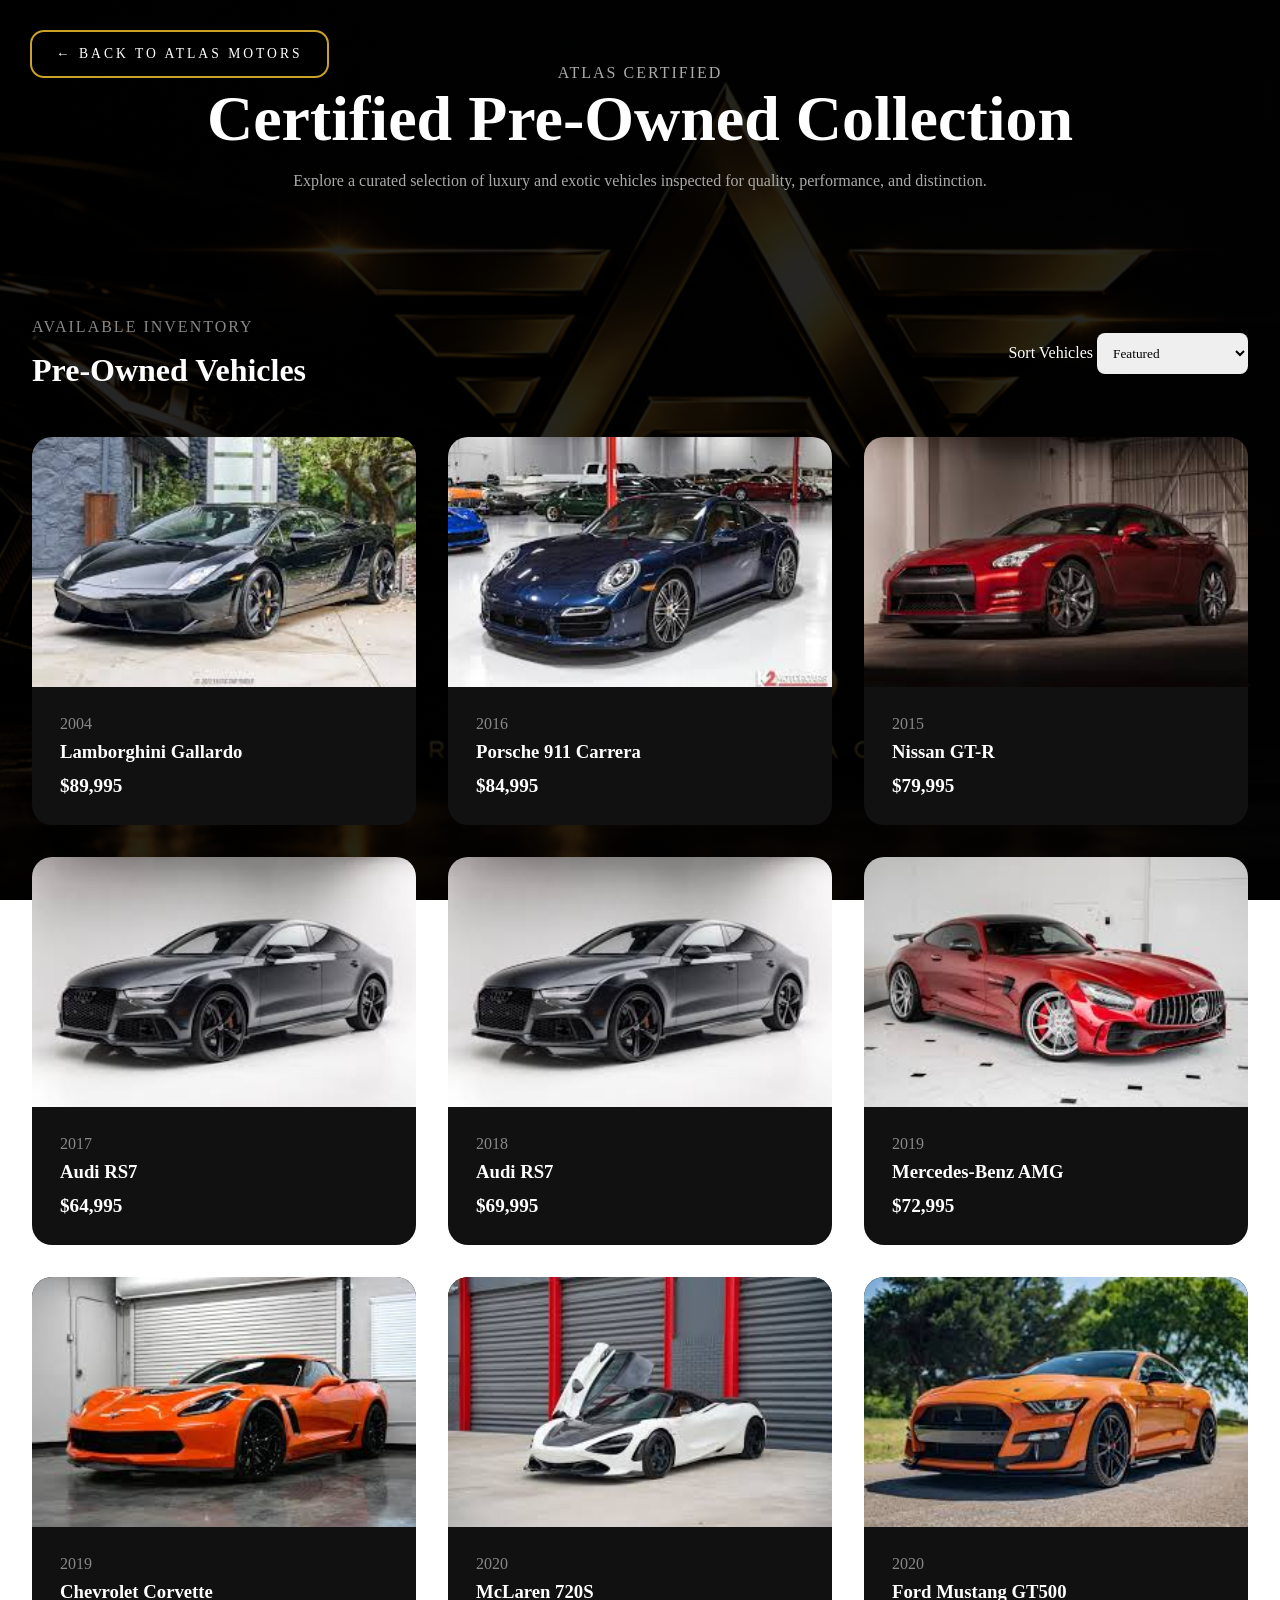
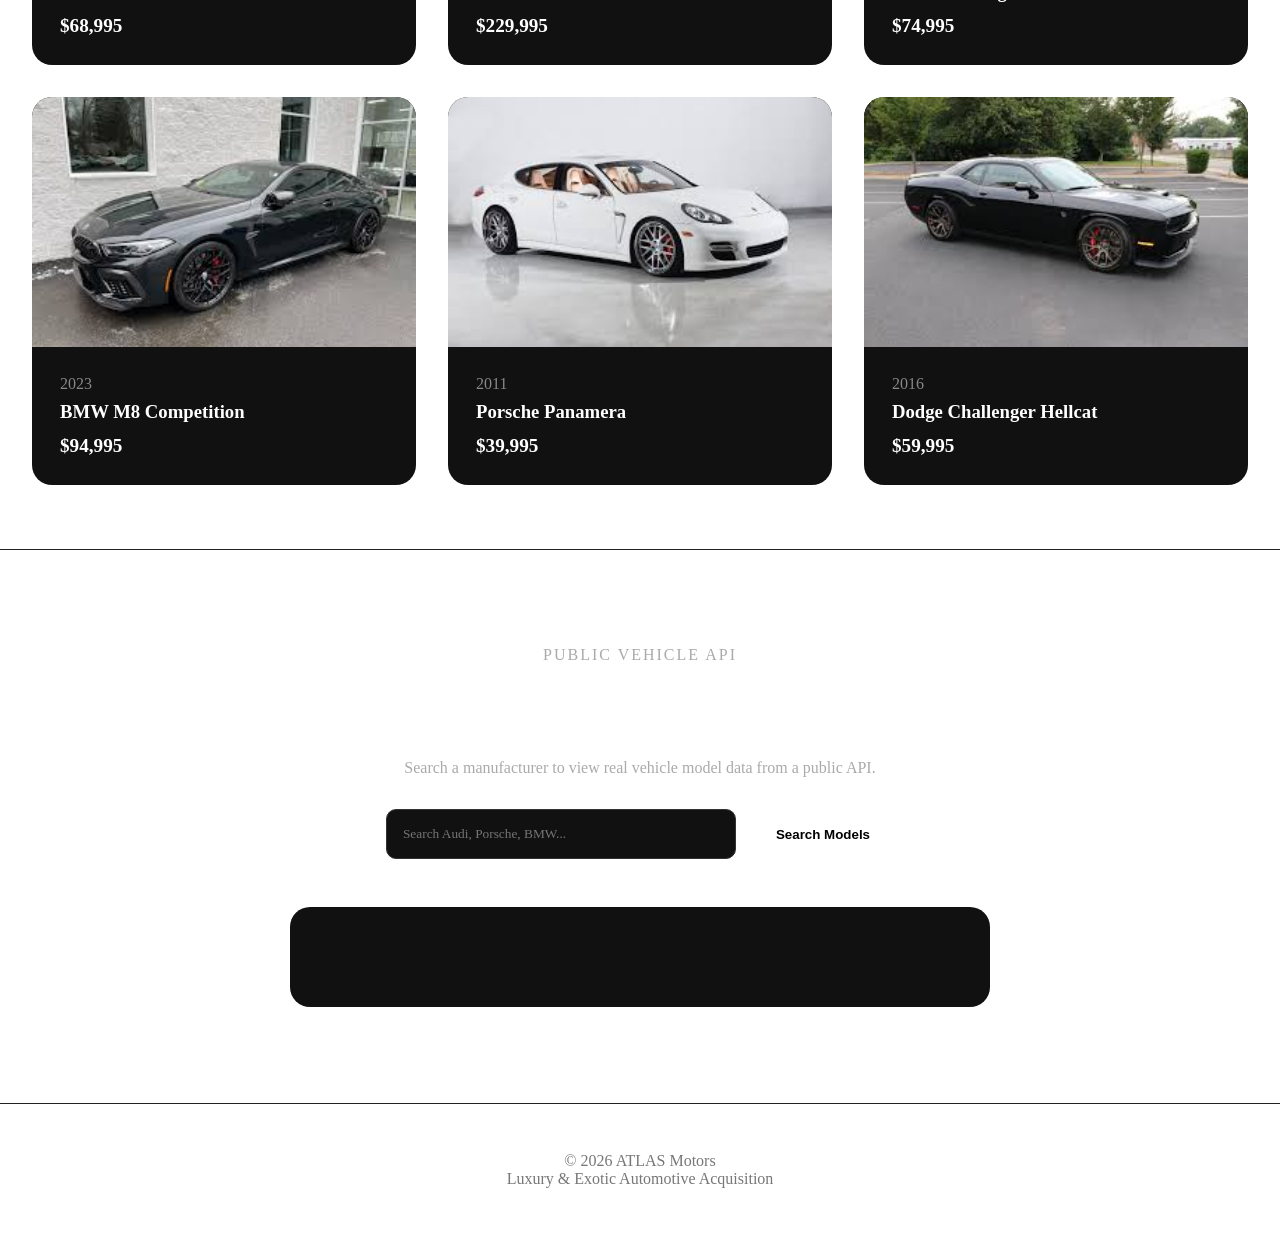
<file: certified.html>
<!doctype html>
<html lang="en">
  <head>
    <meta charset="UTF-8" />

    <meta name="viewport" content="width=device-width, initial-scale=1.0" />

    <title>ATLAS Motors | Certified Pre-Owned</title>

    <link rel="stylesheet" href="certified.css" />

    <script src="certified.js" defer></script>
  </head>

  <body>
    <a href="index.html" class="back-home">← Back to ATLAS Motors</a>

    <header class="certified-hero">
      <div class="hero-content">
        <p class="eyebrow">ATLAS Certified</p>

        <h1>Certified Pre-Owned Collection</h1>

        <p>
          Explore a curated selection of luxury and exotic vehicles inspected
          for quality, performance, and distinction.
        </p>
      </div>
    </header>

    <main>
      <section class="inventory-section">
        <div class="inventory-header">
          <div>
            <p class="eyebrow">Available Inventory</p>

            <h2>Pre-Owned Vehicles</h2>
          </div>

          <label for="sort-cars">
            Sort Vehicles
            <select id="sort-cars">
              <option value="featured">Featured</option>
              <option value="az">Alphabetical A to Z</option>
              <option value="za">Alphabetical Z to A</option>
              <option value="low-high">Price Low to High</option>
              <option value="high-low">Price High to Low</option>
            </select>
          </label>
        </div>

        <div class="inventory-grid" id="inventory-grid">
          <!-- Vehicle cards will go here -->
        </div>
      </section>

      <section class="vehicle-data-lookup">
        <div class="lookup-content">
          <p class="eyebrow">Public Vehicle API</p>

          <h2>Vehicle Model Lookup</h2>

          <p>
            Search a manufacturer to view real vehicle model data from a public
            API.
          </p>

          <form id="lookup-form">
            <input
              type="text"
              id="make-input"
              placeholder="Search Audi, Porsche, BMW..."
              required
            />

            <button type="submit">Search Models</button>
          </form>

          <div id="lookup-results" class="lookup-results"></div>
        </div>
      </section>
    </main>
    <footer class="site-footer">
      <p>© 2026 ATLAS Motors</p>
      <p>Luxury & Exotic Automotive Acquisition</p>
    </footer>
  </body>
</html>
</file>
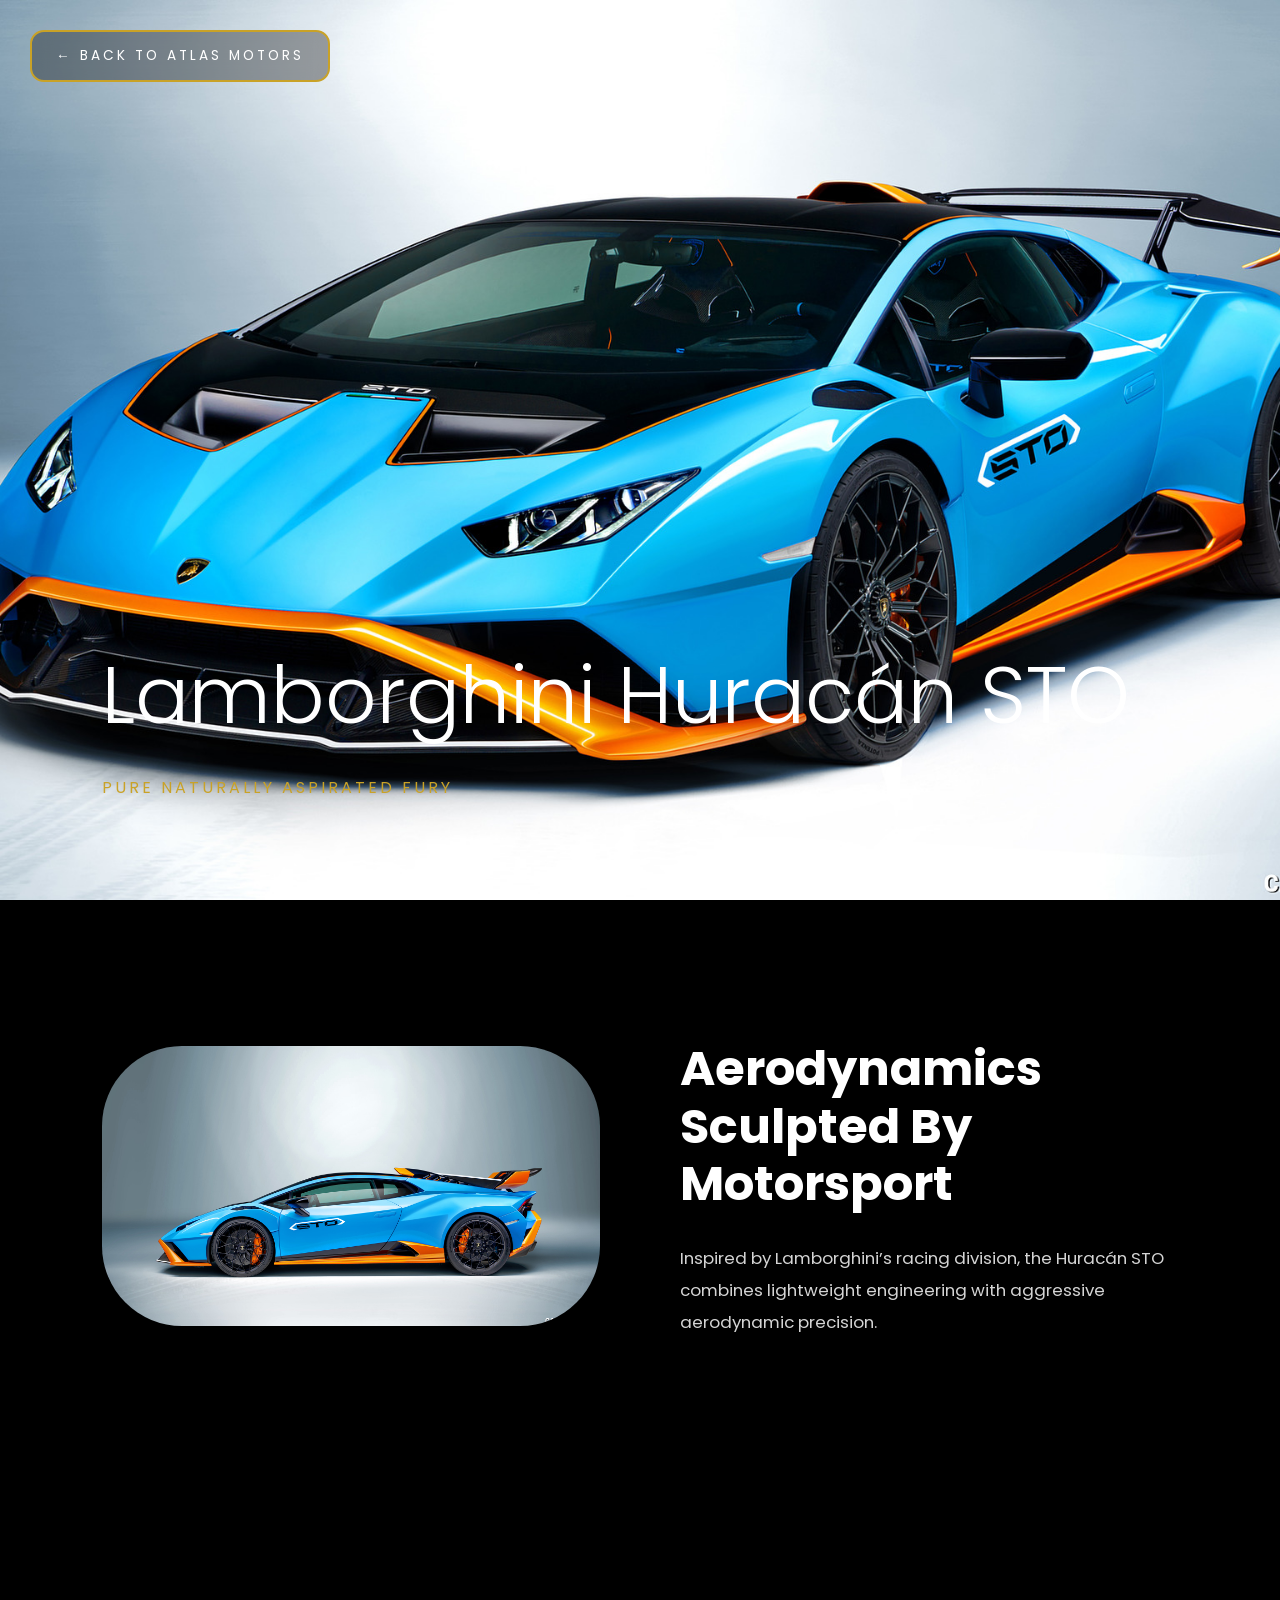
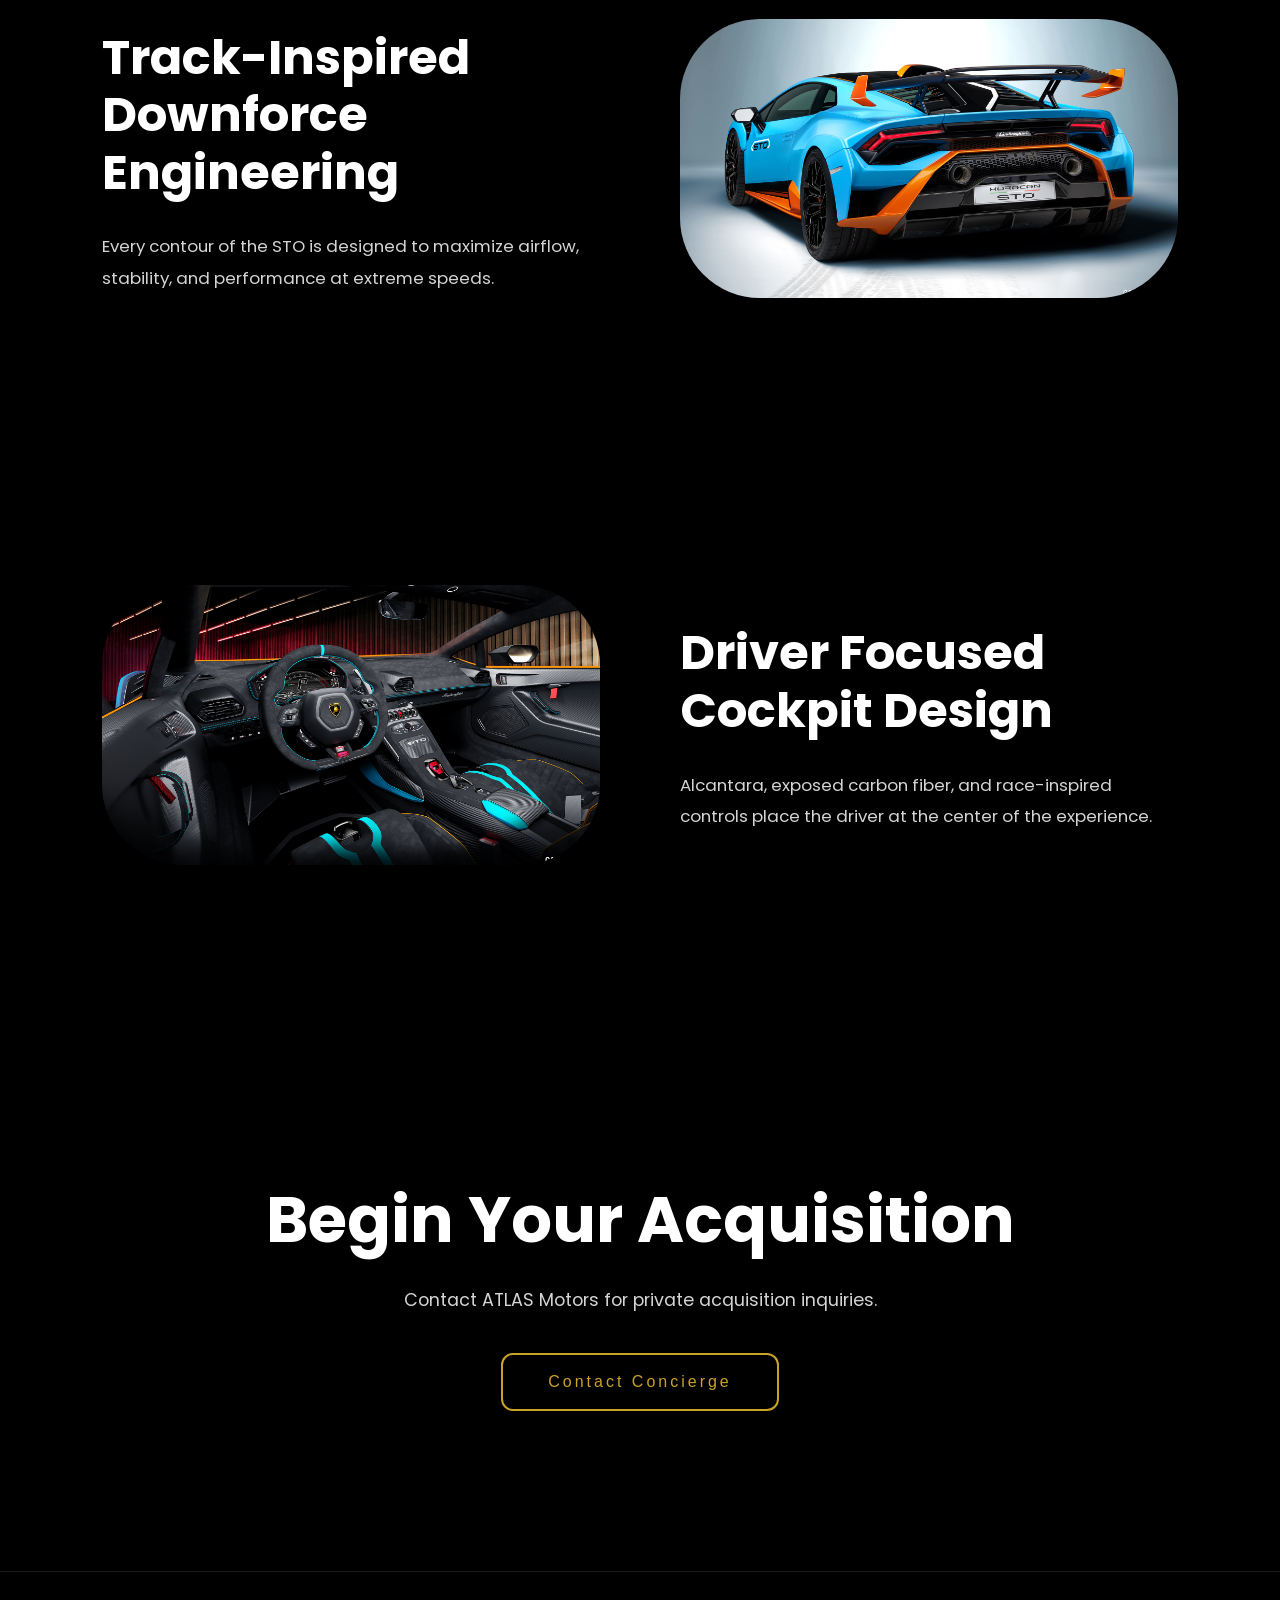
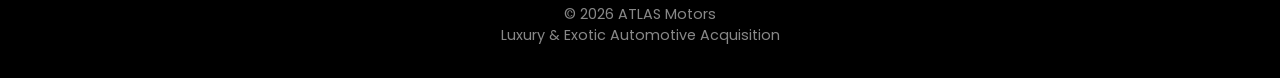
<file: huracan.html>
<!-- HURACAN DETAIL PAGE -->

<!doctype html>
<html lang="en">
  <head>
    <meta charset="UTF-8" />

    <meta name="viewport" content="width=device-width, initial-scale=1.0" />

    <title>ATLAS Motors | Huracán STO</title>

    <link rel="stylesheet" href="huracan.css" />

    <script src="huracan.js" defer></script>

    <link
      href="https://fonts.googleapis.com/css2?family=Poppins:wght@300;400;500;600;700&display=swap"
      rel="stylesheet"
    />
  </head>

  <body>
    <a href="index.html" class="back-home"> ← Back to Atlas Motors </a>

    <!-- HERO -->

    <section class="detail-hero">
      <img src="assets/huracan-front.jpg" alt="Huracan STO" />

      <div class="hero-overlay">
        <h1>Lamborghini Huracán STO</h1>

        <p>Pure Naturally Aspirated Fury</p>
      </div>
    </section>

    <!-- SIDE PROFILE -->

    <section class="detail-section">
      <div class="detail-image">
        <img src="assets/huracan-side.jpg" alt="Huracan Side" />
      </div>

      <div class="detail-text">
        <h2>Aerodynamics Sculpted By Motorsport</h2>

        <p>
          Inspired by Lamborghini’s racing division, the Huracán STO combines
          lightweight engineering with aggressive aerodynamic precision.
        </p>
      </div>
    </section>

    <!-- REAR -->

    <section class="detail-section reverse">
      <div class="detail-image">
        <img src="assets/huracan-rear.jpg" alt="Huracan Rear" />
      </div>

      <div class="detail-text">
        <h2>Track-Inspired Downforce Engineering</h2>

        <p>
          Every contour of the STO is designed to maximize airflow, stability,
          and performance at extreme speeds.
        </p>
      </div>
    </section>

    <!-- INTERIOR -->

    <section class="detail-section">
      <div class="detail-image">
        <img src="assets/huracan-in.jpg" alt="Huracan Interior" />
      </div>

      <div class="detail-text">
        <h2>Driver Focused Cockpit Design</h2>

        <p>
          Alcantara, exposed carbon fiber, and race-inspired controls place the
          driver at the center of the experience.
        </p>
      </div>
    </section>

    <!-- CTA -->

    <section class="cta-section">
      <h2>Begin Your Acquisition</h2>

      <p>Contact ATLAS Motors for private acquisition inquiries.</p>

      <button>Contact Concierge</button>
    </section>
    <div class="modal" id="contact-modal">
      <div class="modal-content">
        <span class="close-modal">&times;</span>

        <h2>ATLAS Motors Concierge</h2>

        <p>
          For private acquisitions, vehicle sourcing, and luxury automotive
          inquiries, contact our concierge team directly.
        </p>

        <form>
          <input type="text" placeholder="Full Name" required />

          <input type="email" placeholder="Email Address" required />

          <textarea placeholder="Your Inquiry" required></textarea>

          <button type="submit">Submit Inquiry</button>
        </form>
        <div class="submission-status" id="submission-status">
          <div class="spinner"></div>

          <div class="success-message">
            <h3>Inquiry Received</h3>

            <p>
              Thank you for contacting ATLAS Motors. A member of our concierge
              team will review your request and respond with the discretion and
              attention your acquisition deserves.
            </p>
          </div>
        </div>
      </div>
    </div>

    <!-- FOOTER -->

    <footer class="site-footer">
      <p>© 2026 ATLAS Motors</p>
      <p>Luxury & Exotic Automotive Acquisition</p>
    </footer>
  </body>
</html>
</file>
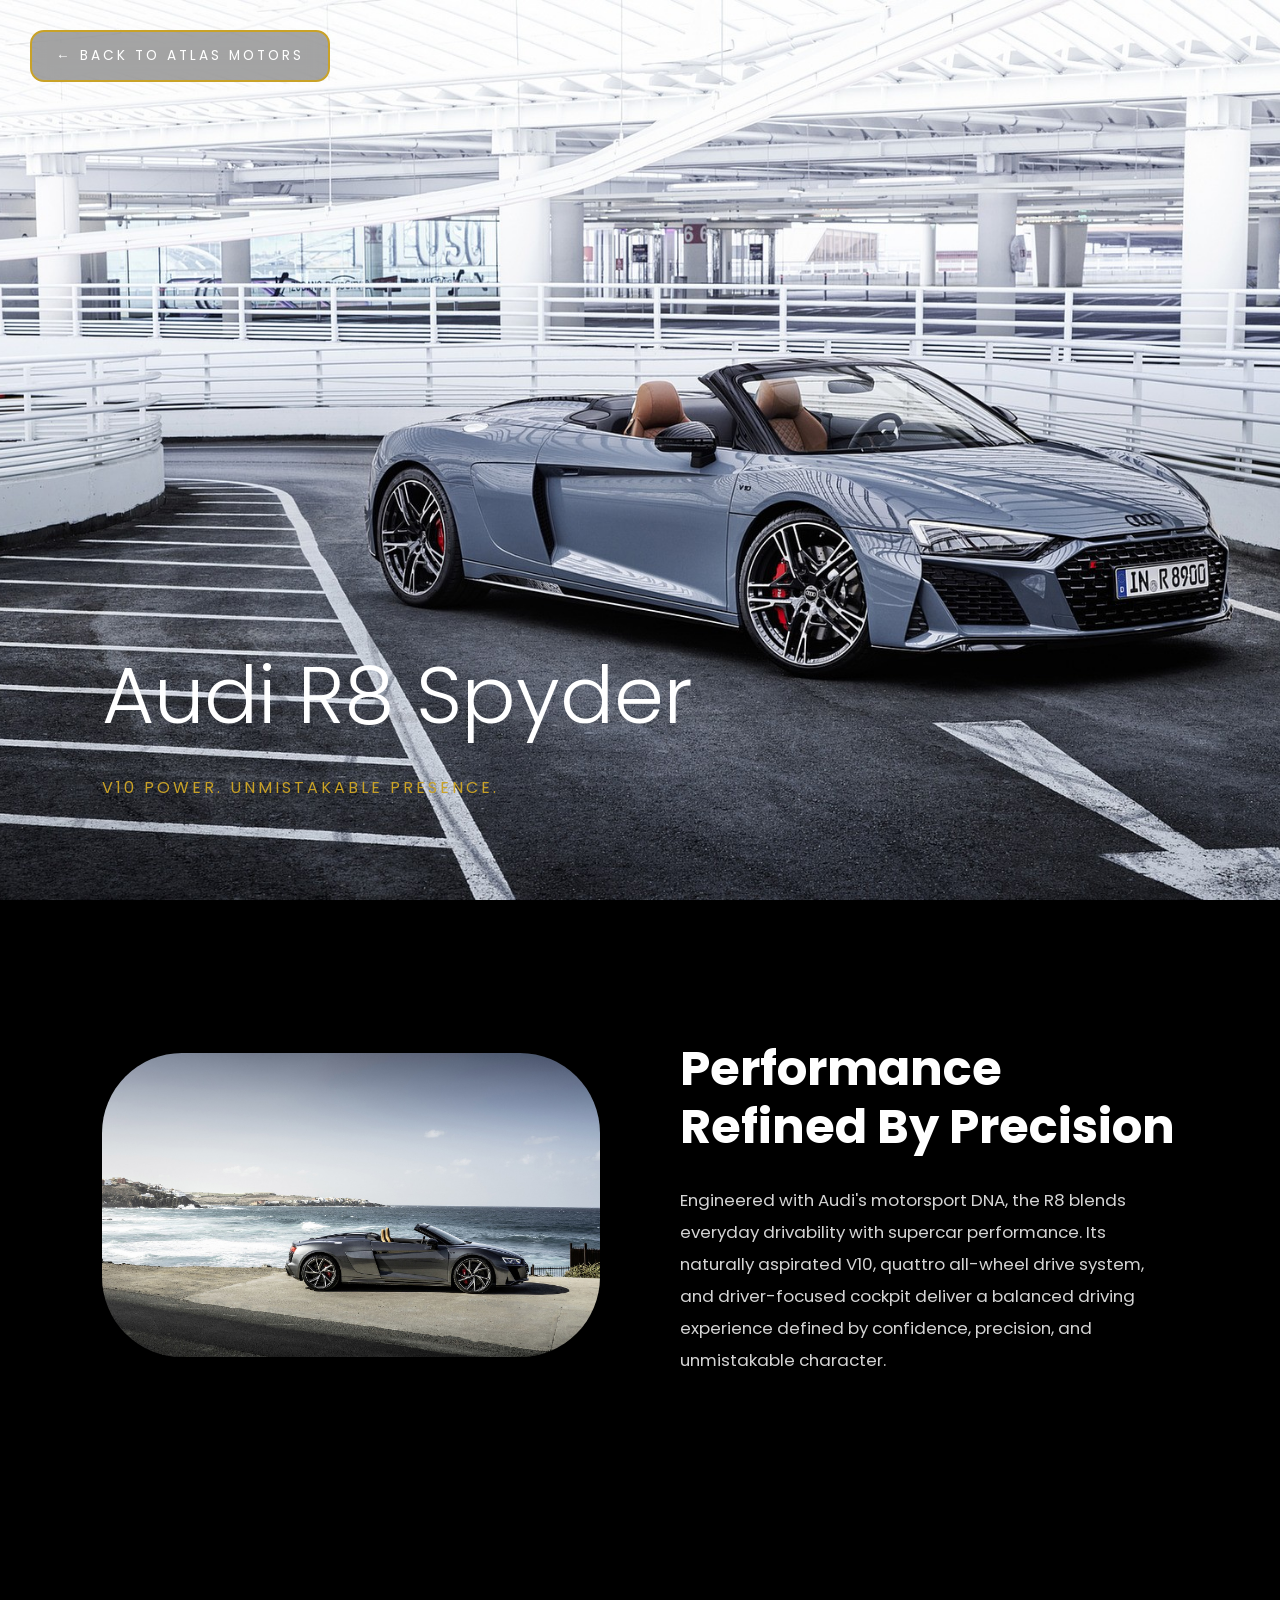
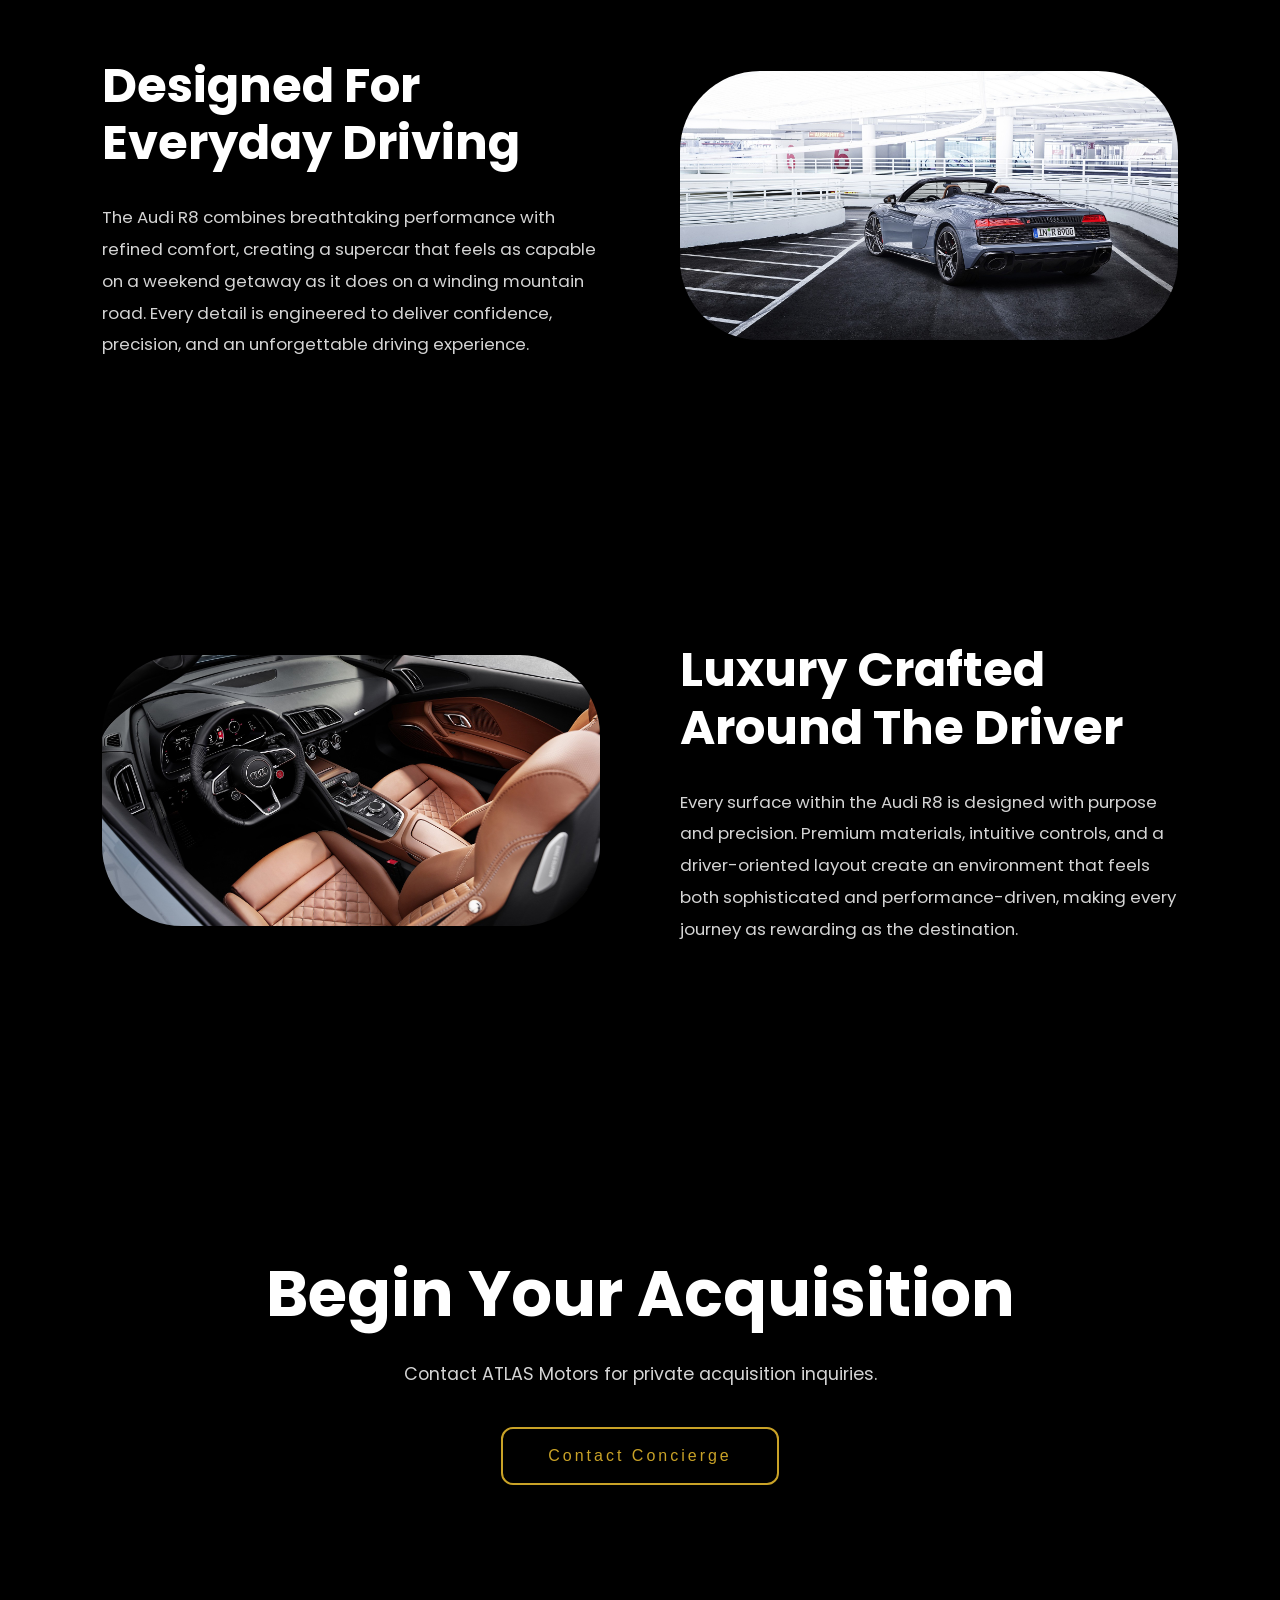
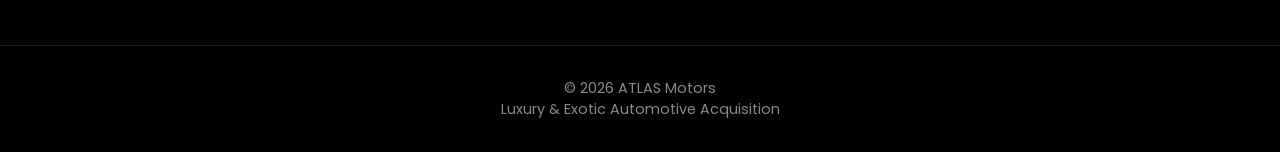
<file: r8.html>
<!-- R8 DETAIL PAGE -->

<!doctype html>
<html lang="en">
  <head>
    <meta charset="UTF-8" />

    <meta name="viewport" content="width=device-width, initial-scale=1.0" />

    <title>ATLAS Motors | Audi R8 Spyder</title>

    <link rel="stylesheet" href="r8.css" />

    <script src="r8.js" defer></script>

    <link
      href="https://fonts.googleapis.com/css2?family=Poppins:wght@300;400;500;600;700&display=swap"
      rel="stylesheet"
    />
  </head>

  <body>
    <a href="index.html" class="back-home"> ← Back to Atlas Motors </a>

    <!-- HERO -->

    <section class="detail-hero">
      <img src="assets/audi-front.jpg" alt="Audi R8 Spyder" />

      <div class="hero-overlay">
        <h1>Audi R8 Spyder</h1>

        <p>V10 power. Unmistakable presence.</p>
      </div>
    </section>

    <!-- SIDE PROFILE -->

    <section class="detail-section">
      <div class="detail-image">
        <img src="assets/audi-side.jpg" alt="Audi R8 Spyder Side" />
      </div>

      <div class="detail-text">
        <h2>Performance Refined By Precision</h2>

        <p>
          Engineered with Audi's motorsport DNA, the R8 blends everyday
          drivability with supercar performance. Its naturally aspirated V10,
          quattro all-wheel drive system, and driver-focused cockpit deliver a
          balanced driving experience defined by confidence, precision, and
          unmistakable character.
        </p>
      </div>
    </section>

    <!-- REAR -->

    <section class="detail-section reverse">
      <div class="detail-image">
        <img src="assets/audi-rear.jpg" alt="Audi R8 Spyder Rear" />
      </div>

      <div class="detail-text">
        <h2>Designed For Everyday Driving</h2>

        <p>
          The Audi R8 combines breathtaking performance with refined comfort,
          creating a supercar that feels as capable on a weekend getaway as it
          does on a winding mountain road. Every detail is engineered to deliver
          confidence, precision, and an unforgettable driving experience.
        </p>
      </div>
    </section>

    <!-- INTERIOR -->

    <section class="detail-section">
      <div class="detail-image">
        <img src="assets/audi-int.jpg" alt="Audi R8 Spyder Interior" />
      </div>

      <div class="detail-text">
        <h2>Luxury Crafted Around The Driver</h2>

        <p>
          Every surface within the Audi R8 is designed with purpose and
          precision. Premium materials, intuitive controls, and a
          driver-oriented layout create an environment that feels both
          sophisticated and performance-driven, making every journey as
          rewarding as the destination.
        </p>
      </div>
    </section>

    <!-- CTA -->

    <section class="cta-section">
      <h2>Begin Your Acquisition</h2>

      <p>Contact ATLAS Motors for private acquisition inquiries.</p>

      <button>Contact Concierge</button>
    </section>

    <div class="modal" id="contact-modal">
      <div class="modal-content">
        <span class="close-modal">&times;</span>

        <h2>ATLAS Motors Concierge</h2>

        <p>
          For private acquisitions, vehicle sourcing, and luxury automotive
          inquiries, contact our concierge team directly.
        </p>

        <form>
          <input type="text" placeholder="Full Name" required />

          <input type="email" placeholder="Email Address" required />

          <textarea placeholder="Your Inquiry" required></textarea>

          <button type="submit">Submit Inquiry</button>
        </form>
        <div class="submission-status" id="submission-status">
          <div class="spinner"></div>

          <div class="success-message">
            <h3>Inquiry Received</h3>

            <p>
              Thank you for contacting ATLAS Motors. A member of our concierge
              team will review your request and respond with the discretion and
              attention your acquisition deserves.
            </p>
          </div>
        </div>
      </div>
    </div>

    <!-- FOOTER -->

   <footer class="site-footer">
  <p>© 2026 ATLAS Motors</p>
  <p>Luxury & Exotic Automotive Acquisition</p>
</footer>

  </body>
</html>
</file>
<file: certified.css>
/* GLOBAL STYLING */

* {
  margin: 0;
  padding: 0;
  box-sizing: border-box;
}

body {
  background:
    linear-gradient(
      rgba(0, 0, 0, 0.85),
      rgba(0, 0, 0, 0.85)
    ),
    url("assets/background-1.png");

  background-size: cover;
  background-position: center;
  background-attachment: fixed;
  color: white;
}

img {
  display: block;
  width: 100%;
}

a {
  text-decoration: none;
}

/* BACK HOME BUTTON */

.back-home {
  position: fixed;
  top: 30px;
  left: 30px;
  z-index: 999;
  text-decoration: none;
  color: white;
  font-size: 0.85rem;
  letter-spacing: 3px;
  text-transform: uppercase;
  padding: 14px 24px;
  border: 2px solid #c9a227;
  border-radius: 14px;
  backdrop-filter: blur(10px);
  background: rgba(0, 0, 0, 0.35);
  overflow: hidden;
  transition: 0.4s ease;
}

.back-home:hover {
  border-color: #c9a227;
  color: #c9a227;
  transform: translateY(-3px);
  box-shadow:
    0 0 12px rgba(201, 162, 39, 0.4),
    0 0 25px rgba(201, 162, 39, 0.25);
  background: rgba(201, 162, 39, 0.08);
}

.back-home::before {
  content: "";
  position: absolute;
  top: 0;
  left: -100%;
  width: 100%;
  height: 100%;
  background: linear-gradient(
    120deg,
    transparent,
    rgba(255, 255, 255, 0.25),
    transparent
  );
  transition: 0.6s ease;
}

.back-home:hover::before {
  left: 100%;
}

/* HERO SECTION */

.certified-hero {
  padding: 4rem 2rem;
  text-align: center;
}

.eyebrow {
  color: #888;
  text-transform: uppercase;
  letter-spacing: 2px;
  margin-bottom: 1rem;
}

.certified-hero h1 {
  font-size: 4rem;
  margin-bottom: 1rem;
}

.certified-hero p {
  max-width: 700px;
  margin: 0 auto;
  color: #aaa;
}

/* INVENTORY HEADER */

.inventory-section {
  padding: 4rem 2rem;
}

.inventory-header {
  display: flex;
  justify-content: space-between;
  align-items: center;
  margin-bottom: 3rem;
}

.inventory-header h2 {
  font-size: 2rem;
}

#sort-cars {
  padding: 0.75rem;
  border-radius: 8px;
  border: none;
  font-family: inherit;
}

/* VEHICLE GRID */

.inventory-grid {
  display: grid;
  grid-template-columns: repeat(auto-fit, minmax(320px, 1fr));
  gap: 2rem;
}

/* VEHICLE CARDS */

.vehicle-card {
  background: #111;
  border-radius: 20px;
  overflow: hidden;
  transition: transform 0.3s ease;
}

.vehicle-card:hover {

  transform: scale(1.05);
}

.vehicle-card img {
  height: 250px;
  object-fit: cover;
  transition: transform 0.4s ease;
}

/* VEHICLE INFO */

.vehicle-info {
  padding: 1.75rem;
}

.vehicle-year {
  color: #888;
  margin-bottom: 0.5rem;
}

.vehicle-info h3 {
  margin-bottom: 0.75rem;
}

.vehicle-price {
  font-size: 1.2rem;
  font-weight: 600;
}

/* VEHICLE API LOOKUP */

.vehicle-data-lookup {
  padding: 6rem 2rem;
  border-top: 1px solid #222;
}

.lookup-content {
  max-width: 900px;
  margin: 0 auto;
  text-align: center;
}

.lookup-content h2 {
  font-size: 2.5rem;
  margin-bottom: 1rem;
}

.lookup-content p {
  color: #aaa;
  margin-bottom: 2rem;
}

#lookup-form {
  display: flex;
  justify-content: center;
  gap: 1rem;
  margin-bottom: 3rem;
  flex-wrap: wrap;
}

#make-input {
  width: 350px;
  max-width: 100%;
  padding: 1rem;
  border: 1px solid #333;
  border-radius: 10px;
  background: #111;
  color: white;
  font-family: inherit;
}

#make-input:focus {
  outline: none;
  border-color: #666;
}

#lookup-form button {
  padding: 1rem 1.5rem;
  border: none;
  border-radius: 10px;
  background: white;
  color: black;
  font-weight: 600;
  cursor: pointer;
  transition: 0.3s ease;
}

#lookup-form button:hover {
  opacity: 0.8;
}

.lookup-results {
  max-width: 700px;
  margin: 0 auto;
  background: #111;
  border-radius: 20px;
  padding: 2rem;
  min-height: 100px;
}

.lookup-results h3 {
  margin-bottom: 1rem;
}

.lookup-results ul {
  list-style: none;
}

.lookup-results li {
  padding: 0.75rem 0;
  border-bottom: 1px solid #222;
  color: #ddd;
}

.lookup-results li:last-child {
  border-bottom: none;
}

/* FOOTER */

.site-footer {
  text-align: center;
  padding: 3rem 2rem;
  border-top: 1px solid #222;
}

.site-footer p {
  color: #777;
}
</file>
<file: huracan.css>
* {
  margin: 0;

  padding: 0;

  box-sizing: border-box;
}

.back-home {
  position: fixed;

  top: 30px;

  left: 30px;

  z-index: 999;

  text-decoration: none;

  color: white;

  font-size: 0.85rem;

  letter-spacing: 3px;

  text-transform: uppercase;

  padding: 14px 24px;

  border: 2px solid #c9a227;

  border-radius: 14px;

  backdrop-filter: blur(10px);

  background: rgba(0, 0, 0, 0.35);

  overflow: hidden;

  transition: 0.4s ease;
}

.back-home:hover {
  transform: translateY(-4px);

  color: #c9a227;

  box-shadow:
    0 0 12px rgba(201, 162, 39, 0.4),
    0 0 25px rgba(201, 162, 39, 0.25);

  background: rgba(201, 162, 39, 0.08);
}

.back-home::before {
  content: "";

  position: absolute;

  top: 0;

  left: -100%;

  width: 100%;

  height: 100%;

  background: linear-gradient(
    120deg,
    transparent,
    rgba(255, 255, 255, 0.25),
    transparent
  );

  transition: 0.6s ease;
}

.back-home:hover::before {
  left: 100%;
}

.back-home:hover {
  border-color: #c9a227;

  color: #c9a227;

  transform: translateY(-3px);
}

body {
  font-family: "Poppins", sans-serif;

  background: black;

  color: white;

  overflow-x: hidden;
}

/* HERO */

.detail-hero {
  position: relative;

  width: 100%;

  height: 100vh;

  overflow: hidden;
}

.detail-hero img {
  width: 100%;

  height: 100%;

  object-fit: cover;
}

.hero-overlay {
  position: absolute;

  bottom: 100px;

  left: 8%;
}

.hero-overlay h1 {
  font-size: 5rem;

  font-weight: 300;

  margin-bottom: 20px;
}

.hero-overlay p {
  color: #c9a227;

  letter-spacing: 3px;

  text-transform: uppercase;
}

/* DETAIL SECTIONS */

.detail-section {
  display: flex;

  align-items: center;

  justify-content: center;

  gap: 5rem;

  padding: 140px 8%;
}

.reverse {
  flex-direction: row-reverse;
}

.detail-image {
  flex: 1;
}

.detail-image img {
  width: 100%;

  height: 90%;

  border-radius: 80px;

  object-fit: cover;

  object-position: center;
}

.detail-text {
  flex: 1;
}

.detail-text h2 {
  font-size: 3rem;

  margin-bottom: 30px;

  line-height: 1.2;
}

.detail-text p {
  color: #d4d4d4;

  line-height: 1.9;

  font-size: 1.05rem;

  max-width: 550px;
}

/* CTA */

.cta-section {
  text-align: center;

  padding: 160px 8%;
}

.cta-section h2 {
  font-size: 4rem;

  margin-bottom: 20px;
}

.cta-section p {
  color: #d4d4d4;

  margin-bottom: 40px;

  font-size: 1.1rem;
}

.cta-section button {
  position: relative;

  padding: 18px 45px;

  background: transparent;

  border: 2px solid #c9a227;

  color: #c9a227;

  font-size: 1rem;

  letter-spacing: 3px;

  cursor: pointer;

  border-radius: 12px;

  overflow: hidden;

  transition: 0.4s ease;
}

.cta-section button:hover {
  transform: translateY(-4px);

  box-shadow:
    0 0 12px rgba(201, 162, 39, 0.4),
    0 0 25px rgba(201, 162, 39, 0.25);

  background: rgba(201, 162, 39, 0.08);
}

.cta-section button::before {
  content: "";

  position: absolute;

  top: 0;

  left: -100%;

  width: 100%;

  height: 100%;

  background: linear-gradient(
    120deg,
    transparent,
    rgba(255, 255, 255, 0.25),
    transparent
  );

  transition: 0.6s;
}

.cta-section button:hover::before {
  left: 100%;
}

/* RESPONSIVE */

@media (max-width: 992px) {
  .detail-section {
    flex-direction: column;
  }

  .reverse {
    flex-direction: column;
  }

  .hero-overlay h1 {
    font-size: 3rem;
  }

  .detail-text h2 {
    font-size: 2.2rem;
  }
}

.modal {
  position: fixed;

  top: 0;

  left: 0;

  width: 100%;

  height: 100vh;

  background: rgba(0, 0, 0, 0.82);

  backdrop-filter: blur(10px);

  display: flex;

  justify-content: center;

  align-items: center;

  opacity: 0;

  visibility: hidden;

  transition: 0.4s ease;

  z-index: 9999;
}

.modal.active {
  opacity: 1;

  visibility: visible;
}

.modal-content {
  width: 90%;

  max-width: 600px;

  background: #0d0d0d;

  border: 1px solid rgba(201, 162, 39, 0.25);

  border-radius: 24px;

  padding: 50px;

  position: relative;

  text-align: center;

  box-shadow:
    0 0 30px rgba(0, 0, 0, 0.5),
    0 0 60px rgba(201, 162, 39, 0.08);
}

.modal-content h2 {
  font-size: 2.5rem;

  margin-bottom: 20px;
}

.modal-content p {
  color: #cfcfcf;

  line-height: 1.8;

  margin-bottom: 35px;
}

.modal-content form {
  display: flex;

  flex-direction: column;

  gap: 20px;
}

.modal-content input,
.modal-content textarea {
  background: #141414;

  border: 1px solid rgba(255, 255, 255, 0.08);

  padding: 18px;

  border-radius: 12px;

  color: white;

  font-family: "Poppins", sans-serif;

  font-size: 1rem;
}

.modal-content textarea {
  min-height: 140px;

  resize: none;
}

.modal-content button {
  position: relative;

  padding: 18px;

  border: 2px solid #c9a227;

  background: transparent;

  color: #c9a227;

  font-size: 1rem;

  border-radius: 12px;

  cursor: pointer;

  overflow: hidden;

  transition: 0.4s ease;
}

.modal-content button:hover {
  transform: translateY(-4px);

  box-shadow:
    0 0 12px rgba(201, 162, 39, 0.4),
    0 0 25px rgba(201, 162, 39, 0.25);

  background: rgba(201, 162, 39, 0.08);
}

.modal-content button::before {
  content: "";

  position: absolute;

  top: 0;

  left: -100%;

  width: 100%;

  height: 100%;

  background: linear-gradient(
    120deg,
    transparent,
    rgba(255, 255, 255, 0.25),
    transparent
  );

  transition: 0.6s ease;
}

.modal-content button:hover::before {
  left: 100%;
}

.close-modal {
  position: absolute;

  top: 20px;

  right: 25px;

  font-size: 2rem;

  cursor: pointer;

  color: #c9a227;

  transition: 0.3s ease;
}

.close-modal:hover {
  color: white;

  transform: rotate(90deg) scale(1.15);

  text-shadow:
    0 0 10px rgba(201, 162, 39, 0.7),
    0 0 20px rgba(201, 162, 39, 0.4);
}

/* SUBMISSION STATUS */

.submission-status {
  display: none;

  flex-direction: column;

  align-items: center;

  justify-content: center;

  margin-top: 30px;

  text-align: center;
}

/* LOADING SPINNER */

.spinner {
  width: 70px;

  height: 70px;

  border: 4px solid rgba(255, 255, 255, 0.15);

  border-top: 4px solid #c9a227;

  border-radius: 50%;

  animation: spin 1s linear infinite;
}

@keyframes spin {
  from {
    transform: rotate(0deg);
  }

  to {
    transform: rotate(360deg);
  }
}

/* SUCCESS MESSAGE */

.success-message {
  display: none;

  margin-top: 25px;

  padding: 25px;

  background: linear-gradient(
    135deg,
    rgba(22, 120, 55, 0.95),
    rgba(34, 160, 85, 0.95)
  );

  border-radius: 16px;

  box-shadow:
    0 0 20px rgba(34, 160, 85, 0.3),
    0 0 40px rgba(34, 160, 85, 0.15);
}

.success-message h3 {
  font-size: 1.6rem;

  margin-bottom: 12px;

  color: white;
}

.success-message p {
  color: rgba(255, 255, 255, 0.9);

  line-height: 1.8;

  margin: 0;
}

/* FOOTER STYLES */

.site-footer {
  padding: 2rem;
  text-align: center;
  border-top: 1px solid rgba(255, 255, 255, 0.1);
}

.site-footer p {
  color: #888;
  font-size: 0.9rem;
}
</file>
<file: r8.css>
* {
  margin: 0;

  padding: 0;

  box-sizing: border-box;
}

.back-home {
  position: fixed;

  top: 30px;

  left: 30px;

  z-index: 999;

  text-decoration: none;

  color: white;

  font-size: 0.85rem;

  letter-spacing: 3px;

  text-transform: uppercase;

  padding: 14px 24px;

  border: 2px solid #c9a227;

  border-radius: 14px;

  backdrop-filter: blur(10px);

  background: rgba(0, 0, 0, 0.35);

  overflow: hidden;

  transition: 0.4s ease;
}

.back-home:hover {
  transform: translateY(-4px);

  color: #c9a227;

  box-shadow:
    0 0 12px rgba(201, 162, 39, 0.4),
    0 0 25px rgba(201, 162, 39, 0.25);

  background: rgba(201, 162, 39, 0.08);
}

.back-home::before {
  content: "";

  position: absolute;

  top: 0;

  left: -100%;

  width: 100%;

  height: 100%;

  background: linear-gradient(
    120deg,
    transparent,
    rgba(255, 255, 255, 0.25),
    transparent
  );

  transition: 0.6s ease;
}

.back-home:hover::before {
  left: 100%;
}

.back-home:hover {
  border-color: #c9a227;

  color: #c9a227;

  transform: translateY(-3px);
}

body {
  font-family: "Poppins", sans-serif;

  background: black;

  color: white;

  overflow-x: hidden;
}

/* HERO */

.detail-hero {
  position: relative;

  width: 100%;

  height: 100vh;

  overflow: hidden;
}

.detail-hero img {
  width: 100%;

  height: 100%;

  object-fit: cover;
}

.hero-overlay {
  position: absolute;

  bottom: 100px;

  left: 8%;
}

.hero-overlay h1 {
  font-size: 5rem;

  font-weight: 300;

  margin-bottom: 20px;
}

.hero-overlay p {
  color: #c9a227;

  letter-spacing: 3px;

  text-transform: uppercase;
}

/* DETAIL SECTIONS */

.detail-section {
  display: flex;

  align-items: center;

  justify-content: center;

  gap: 5rem;

  padding: 140px 8%;
}

.reverse {
  flex-direction: row-reverse;
}

.detail-image {
  flex: 1;
}

.detail-image img {
  width: 100%;

  height: 90%;

  border-radius: 80px;

  object-fit: cover;

  object-position: center;
}

.detail-text {
  flex: 1;
}

.detail-text h2 {
  font-size: 3rem;

  margin-bottom: 30px;

  line-height: 1.2;
}

.detail-text p {
  color: #d4d4d4;

  line-height: 1.9;

  font-size: 1.05rem;

  max-width: 550px;
}

/* CTA */

.cta-section {
  text-align: center;

  padding: 160px 8%;
}

.cta-section h2 {
  font-size: 4rem;

  margin-bottom: 20px;
}

.cta-section p {
  color: #d4d4d4;

  margin-bottom: 40px;

  font-size: 1.1rem;
}

.cta-section button {
  position: relative;

  padding: 18px 45px;

  background: transparent;

  border: 2px solid #c9a227;

  color: #c9a227;

  font-size: 1rem;

  letter-spacing: 3px;

  cursor: pointer;

  border-radius: 12px;

  overflow: hidden;

  transition: 0.4s ease;
}

.cta-section button:hover {
  transform: translateY(-4px);

  box-shadow:
    0 0 12px rgba(201, 162, 39, 0.4),
    0 0 25px rgba(201, 162, 39, 0.25);

  background: rgba(201, 162, 39, 0.08);
}

.cta-section button::before {
  content: "";

  position: absolute;

  top: 0;

  left: -100%;

  width: 100%;

  height: 100%;

  background: linear-gradient(
    120deg,
    transparent,
    rgba(255, 255, 255, 0.25),
    transparent
  );

  transition: 0.6s;
}

.cta-section button:hover::before {
  left: 100%;
}

/* RESPONSIVE */

@media (max-width: 992px) {
  .detail-section {
    flex-direction: column;
  }

  .reverse {
    flex-direction: column;
  }

  .hero-overlay h1 {
    font-size: 3rem;
  }

  .detail-text h2 {
    font-size: 2.2rem;
  }
}

.modal {
  position: fixed;

  top: 0;

  left: 0;

  width: 100%;

  height: 100vh;

  background: rgba(0, 0, 0, 0.82);

  backdrop-filter: blur(10px);

  display: flex;

  justify-content: center;

  align-items: center;

  opacity: 0;

  visibility: hidden;

  transition: 0.4s ease;

  z-index: 9999;
}

.modal.active {
  opacity: 1;

  visibility: visible;
}

.modal-content {
  width: 90%;

  max-width: 600px;

  background: #0d0d0d;

  border: 1px solid rgba(201, 162, 39, 0.25);

  border-radius: 24px;

  padding: 50px;

  position: relative;

  text-align: center;

  box-shadow:
    0 0 30px rgba(0, 0, 0, 0.5),
    0 0 60px rgba(201, 162, 39, 0.08);
}

.modal-content h2 {
  font-size: 2.5rem;

  margin-bottom: 20px;
}

.modal-content p {
  color: #cfcfcf;

  line-height: 1.8;

  margin-bottom: 35px;
}

.modal-content form {
  display: flex;

  flex-direction: column;

  gap: 20px;
}

.modal-content input,
.modal-content textarea {
  background: #141414;

  border: 1px solid rgba(255, 255, 255, 0.08);

  padding: 18px;

  border-radius: 12px;

  color: white;

  font-family: "Poppins", sans-serif;

  font-size: 1rem;
}

.modal-content textarea {
  min-height: 140px;

  resize: none;
}

.modal-content button {
  position: relative;

  padding: 18px;

  border: 2px solid #c9a227;

  background: transparent;

  color: #c9a227;

  font-size: 1rem;

  border-radius: 12px;

  cursor: pointer;

  overflow: hidden;

  transition: 0.4s ease;
}

.modal-content button:hover {
  transform: translateY(-4px);

  box-shadow:
    0 0 12px rgba(201, 162, 39, 0.4),
    0 0 25px rgba(201, 162, 39, 0.25);

  background: rgba(201, 162, 39, 0.08);
}

.modal-content button::before {
  content: "";

  position: absolute;

  top: 0;

  left: -100%;

  width: 100%;

  height: 100%;

  background: linear-gradient(
    120deg,
    transparent,
    rgba(255, 255, 255, 0.25),
    transparent
  );

  transition: 0.6s ease;
}

.modal-content button:hover::before {
  left: 100%;
}

.close-modal {
  position: absolute;

  top: 20px;

  right: 25px;

  font-size: 2rem;

  cursor: pointer;

  color: #c9a227;

  transition: 0.3s ease;
}

.close-modal:hover {
  color: white;

  transform: rotate(90deg) scale(1.15);

  text-shadow:
    0 0 10px rgba(201, 162, 39, 0.7),
    0 0 20px rgba(201, 162, 39, 0.4);
}

/* SUBMISSION STATUS */

.submission-status {
  display: none;

  flex-direction: column;

  align-items: center;

  justify-content: center;

  margin-top: 30px;

  text-align: center;
}

/* LOADING SPINNER */

.spinner {
  width: 70px;

  height: 70px;

  border: 4px solid rgba(255, 255, 255, 0.15);

  border-top: 4px solid #c9a227;

  border-radius: 50%;

  animation: spin 1s linear infinite;
}

@keyframes spin {
  from {
    transform: rotate(0deg);
  }

  to {
    transform: rotate(360deg);
  }
}

/* SUCCESS MESSAGE */

.success-message {
  display: none;

  margin-top: 25px;

  padding: 25px;

  background: linear-gradient(
    135deg,
    rgba(22, 120, 55, 0.95),
    rgba(34, 160, 85, 0.95)
  );

  border-radius: 16px;

  box-shadow:
    0 0 20px rgba(34, 160, 85, 0.3),
    0 0 40px rgba(34, 160, 85, 0.15);
}

.success-message h3 {
  font-size: 1.6rem;

  margin-bottom: 12px;

  color: white;
}

.success-message p {
  color: rgba(255, 255, 255, 0.9);

  line-height: 1.8;

  margin: 0;
}

/* FOOTER STYLES */

.site-footer {
  padding: 2rem;
  text-align: center;
  border-top: 1px solid rgba(255, 255, 255, 0.1);
}

.site-footer p {
  color: #888;
  font-size: 0.9rem;
}
</file>
